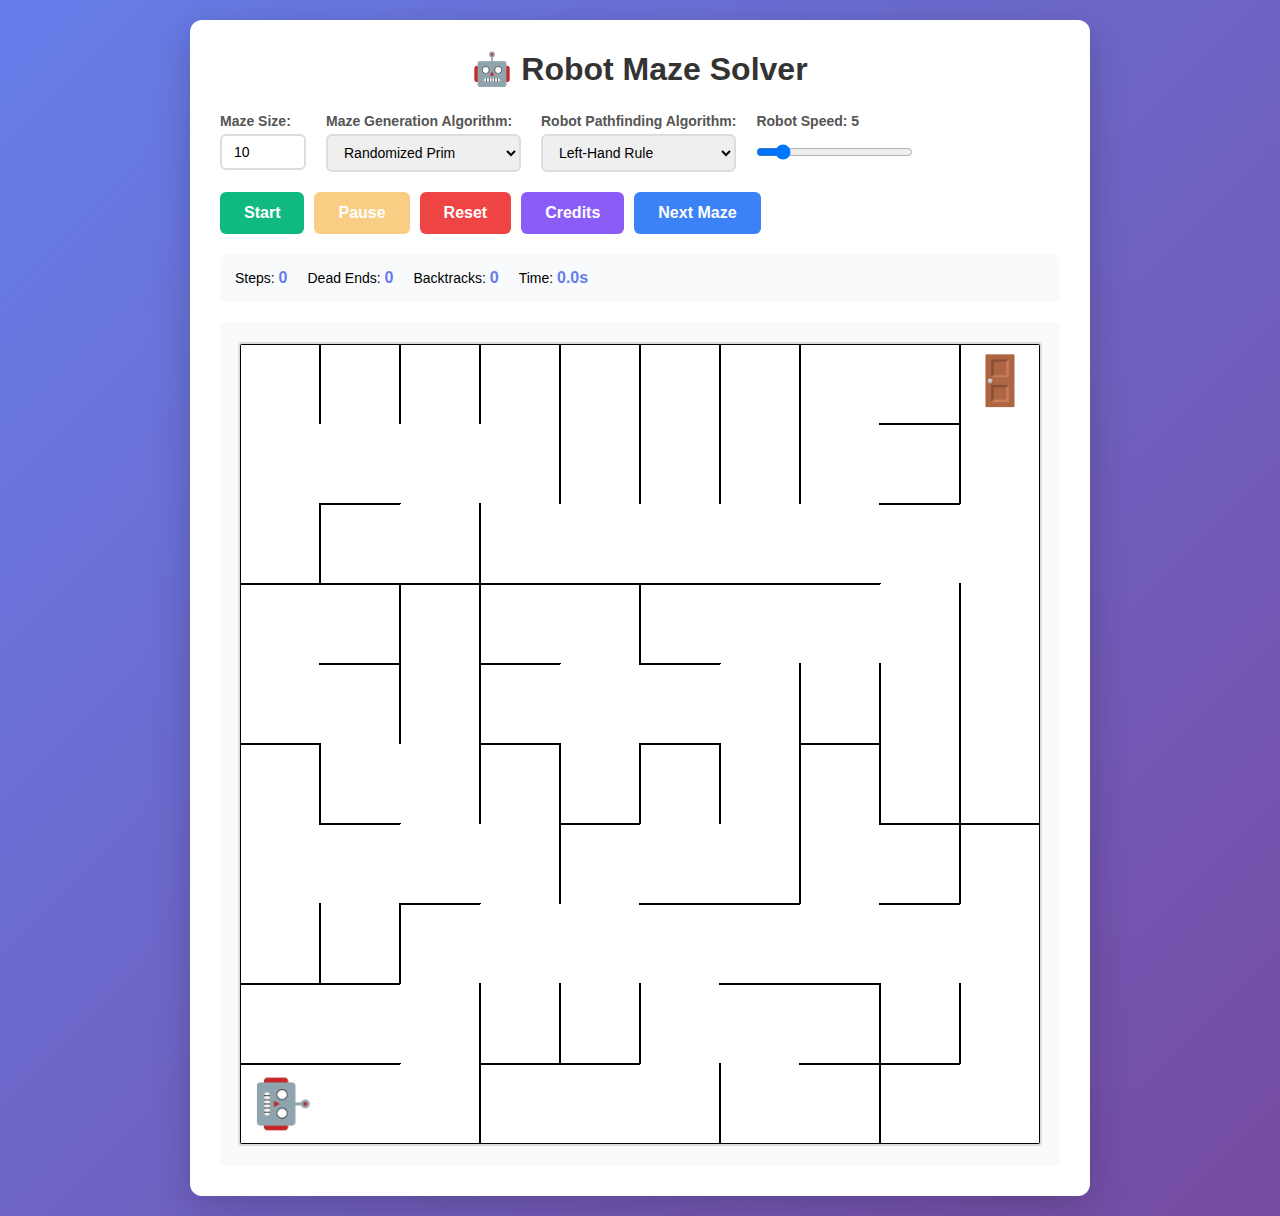
<file: index.html>
<!DOCTYPE html>
<html lang="en">
<head>
    <meta charset="UTF-8">
    <meta name="viewport" content="width=device-width, initial-scale=1.0">
    <title>Robot Maze Solver</title>
    <link rel="stylesheet" href="css/style.css">
</head>
<body>
    <div class="container">
        <h1>🤖 Robot Maze Solver</h1>

        <div class="controls">
            <div class="control-group">
                <label>Maze Size:</label>
                <input type="number" id="maze-size" min="5" max="100" value="10">
            </div>

            <div class="control-group">
                <label>Maze Generation Algorithm:</label>
                <select id="algorithm">
                    <option value="prim" selected>Randomized Prim</option>
                    <option value="backtracking">Recursive Backtracking</option>
                    <option value="kruskal">Kruskal's Algorithm</option>
                </select>
            </div>

            <div class="control-group">
                <label>Robot Pathfinding Algorithm:</label>
                <select id="robot-algorithm">
                    <option value="left" selected>Left-Hand Rule</option>
                    <option value="right">Right-Hand Rule</option>
                    <option value="forward">Forward Preference</option>
                    <option value="random">Random Walk</option>
                </select>
            </div>

            <div class="control-group">
                <label>Robot Speed: <span id="speed-value">5</span></label>
                <input type="range" id="speed" min="1" max="100" value="5">
            </div>
        </div>

        <div class="buttons">
            <button id="start-btn">Start</button>
            <button id="pause-btn" disabled>Pause</button>
            <button id="reset-btn">Reset</button>
            <button id="credits-btn">Credits</button>
            <button id="next-btn" style="display: none;">Next Maze</button>
        </div>

        <div class="statistics">
            <span>Steps: <strong id="stat-steps">0</strong></span>
            <span>Dead Ends: <strong id="stat-deadends">0</strong></span>
            <span>Backtracks: <strong id="stat-backtracks">0</strong></span>
            <span>Time: <strong id="stat-time">0.0s</strong></span>
        </div>

        <div class="canvas-container">
            <canvas id="maze-canvas" width="800" height="800"></canvas>
        </div>

        <div id="victory-message" class="victory hidden">
            <div class="victory-content">
                <div class="emoji">😊</div>
                <h2>Congratulations!</h2>
                <p>The robot found the exit!</p>
            </div>
        </div>

        <div id="credits-modal" class="modal hidden">
            <div class="modal-content">
                <div class="emoji">👨‍💻</div>
                <h2>Credits</h2>
                <p class="credits-author">Made by Max K, 7Y, St Edwards School, 10/2025</p>
                <div class="credits-description">
                    <h3>How This Project Was Made:</h3>
                    <ul>
                        <li>📝 I wrote down all my ideas for the game (how big the maze should be, what the robot should look like, how it should move)</li>
                        <li>🤖 I discussed these ideas to an AI helper called Claude Code</li>
                        <li>📋 Claude helped break my big idea into small, easy steps called Implementation plan</li>
                        <li>✅ We worked through each step one at a time, testing to make sure everything worked</li>
                        <li>🔄 I kept trying the game and telling Claude what to fix until it was the way I wanted it</li>
                        <li>💻 Made in Visual Studio Code (a program for writing code)</li>
                    </ul>
                </div>
            </div>
        </div>
    </div>

    <script src="js/maze.js"></script>
    <script src="js/robot.js"></script>
    <script src="js/renderer.js"></script>
    <script src="js/ui.js"></script>
    <script src="js/main.js"></script>
</body>
</html>
</file>
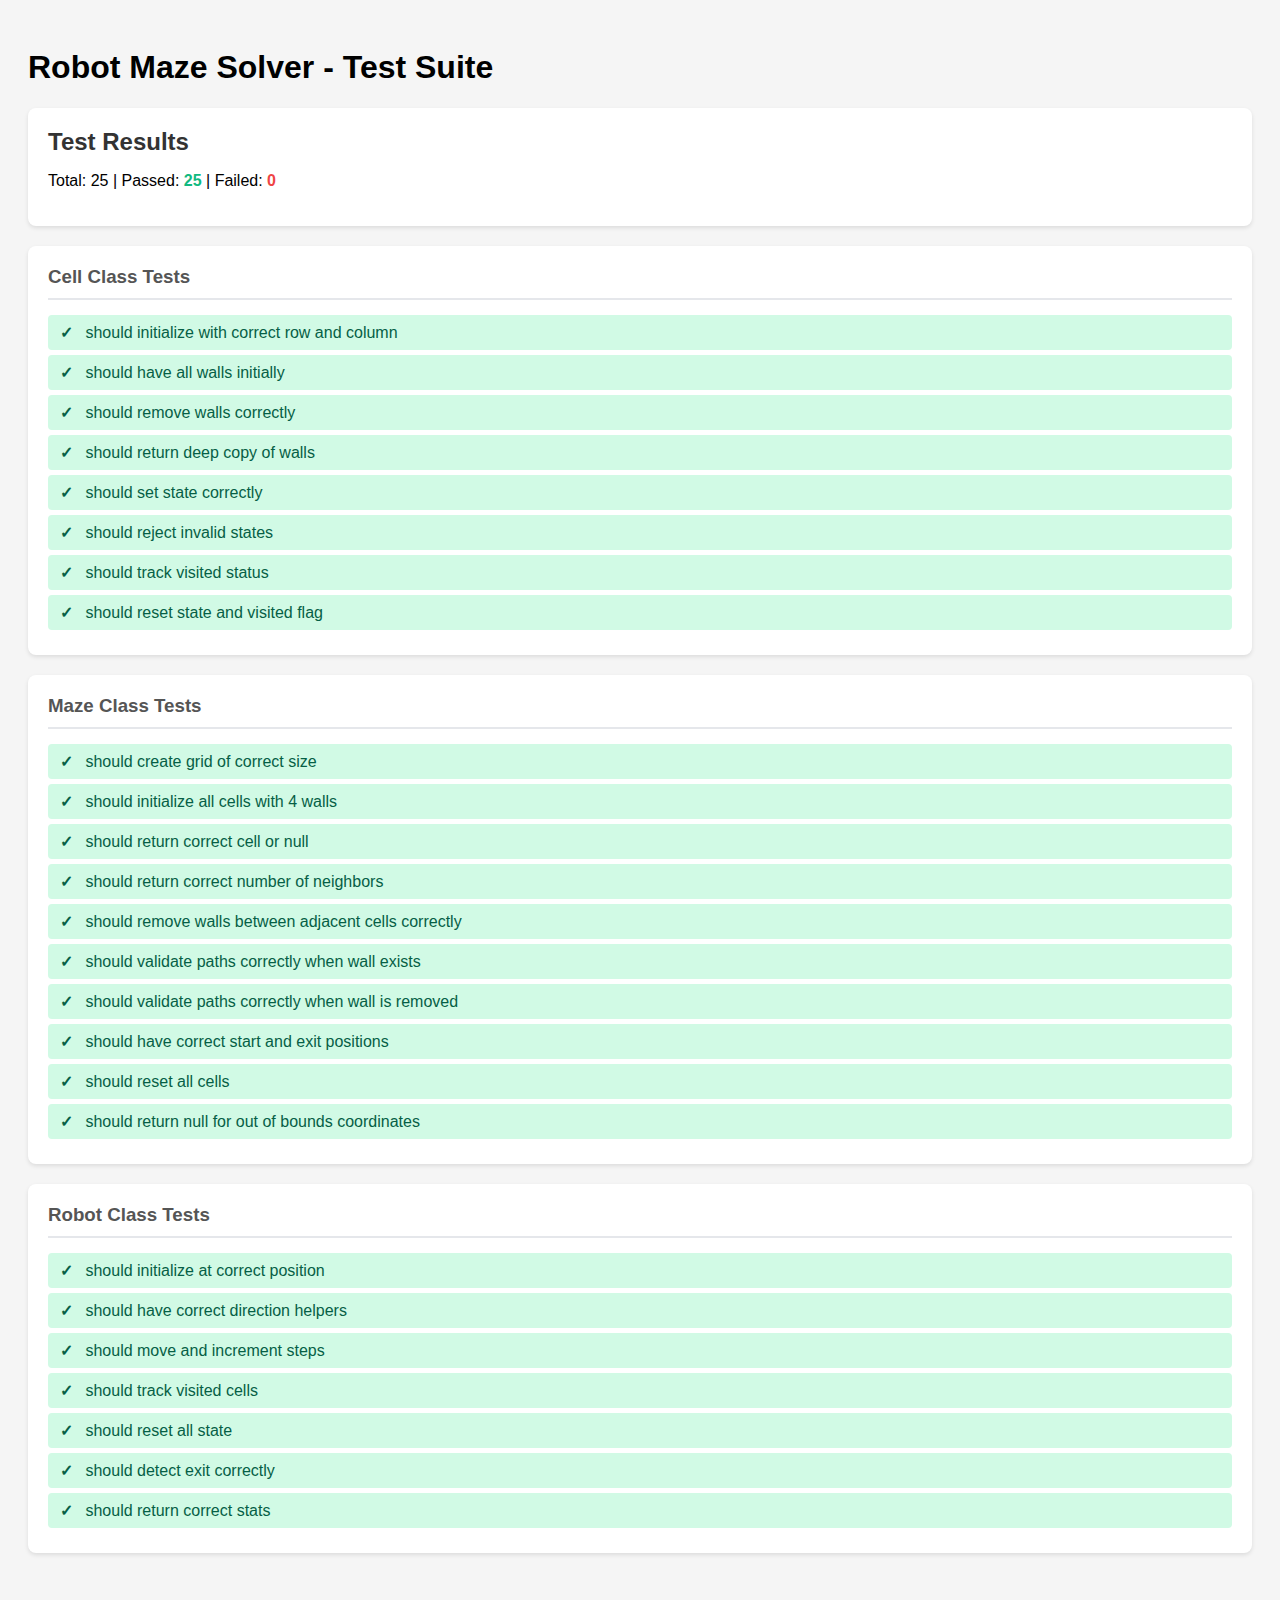
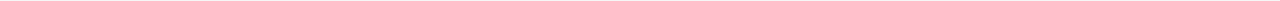
<file: tests/test.html>
<!DOCTYPE html>
<html lang="en">
<head>
    <meta charset="UTF-8">
    <meta name="viewport" content="width=device-width, initial-scale=1.0">
    <title>Robot Maze Solver - Tests</title>
    <style>
        body {
            font-family: 'Segoe UI', Tahoma, Geneva, Verdana, sans-serif;
            padding: 20px;
            background: #f5f5f5;
        }

        .test-summary {
            background: white;
            padding: 20px;
            border-radius: 8px;
            margin-bottom: 20px;
            box-shadow: 0 2px 4px rgba(0,0,0,0.1);
        }

        .test-summary h2 {
            margin: 0 0 10px 0;
            color: #333;
        }

        .test-summary .passed {
            color: #10b981;
            font-weight: bold;
        }

        .test-summary .failed {
            color: #ef4444;
            font-weight: bold;
        }

        .test-suite {
            background: white;
            padding: 20px;
            border-radius: 8px;
            margin-bottom: 20px;
            box-shadow: 0 2px 4px rgba(0,0,0,0.1);
        }

        .test-suite h3 {
            margin: 0 0 15px 0;
            color: #555;
            border-bottom: 2px solid #e5e7eb;
            padding-bottom: 10px;
        }

        .test-case {
            padding: 8px 12px;
            margin: 5px 0;
            border-radius: 4px;
        }

        .test-case.passed {
            background: #d1fae5;
            color: #065f46;
        }

        .test-case.failed {
            background: #fee2e2;
            color: #991b1b;
        }

        .test-case .icon {
            font-weight: bold;
            margin-right: 8px;
        }

        .test-case .error {
            margin-top: 5px;
            padding: 5px 10px;
            background: rgba(0,0,0,0.1);
            border-radius: 3px;
            font-size: 12px;
            font-family: monospace;
        }
    </style>
</head>
<body>
    <h1>Robot Maze Solver - Test Suite</h1>
    <div id="test-output"></div>

    <!-- Load source files -->
    <script src="../js/maze.js"></script>
    <script src="../js/robot.js"></script>
    <script src="../js/renderer.js"></script>
    <script src="../js/ui.js"></script>

    <!-- Load test framework -->
    <script src="test-framework.js"></script>

    <!-- Load test files -->
    <script src="test-cell.js"></script>
    <script src="test-maze.js"></script>
    <script src="test-robot.js"></script>

    <!-- Run tests -->
    <script>
        window.addEventListener('load', () => {
            test.run();
        });
    </script>
</body>
</html>
</file>
<file: css/style.css>
* {
    margin: 0;
    padding: 0;
    box-sizing: border-box;
}

body {
    font-family: 'Segoe UI', Tahoma, Geneva, Verdana, sans-serif;
    background: linear-gradient(135deg, #667eea 0%, #764ba2 100%);
    min-height: 100vh;
    padding: 20px;
}

.container {
    max-width: 900px;
    margin: 0 auto;
    background: white;
    border-radius: 12px;
    padding: 30px;
    box-shadow: 0 10px 40px rgba(0,0,0,0.2);
}

h1 {
    text-align: center;
    color: #333;
    margin-bottom: 25px;
}

.controls {
    display: flex;
    gap: 20px;
    flex-wrap: wrap;
    margin-bottom: 20px;
}

.control-group {
    display: flex;
    flex-direction: column;
    gap: 5px;
}

.control-group label {
    font-size: 14px;
    font-weight: 600;
    color: #555;
}

.control-group input,
.control-group select {
    padding: 8px 12px;
    border: 2px solid #ddd;
    border-radius: 6px;
    font-size: 14px;
}

.control-group input:disabled,
.control-group select:disabled {
    background: #f0f0f0;
    cursor: not-allowed;
    opacity: 0.6;
}

.buttons {
    display: flex;
    gap: 10px;
    margin-bottom: 20px;
}

button {
    padding: 12px 24px;
    font-size: 16px;
    font-weight: 600;
    border: none;
    border-radius: 6px;
    cursor: pointer;
    transition: all 0.3s;
}

#start-btn {
    background: #10b981;
    color: white;
}

#start-btn:hover:not(:disabled) {
    background: #059669;
}

#pause-btn {
    background: #f59e0b;
    color: white;
}

#pause-btn:hover:not(:disabled) {
    background: #d97706;
}

#reset-btn {
    background: #ef4444;
    color: white;
}

#reset-btn:hover:not(:disabled) {
    background: #dc2626;
}

#next-btn {
    background: #3b82f6;
    color: white;
}

#next-btn:hover {
    background: #2563eb;
}

#credits-btn {
    background: #8b5cf6;
    color: white;
}

#credits-btn:hover {
    background: #7c3aed;
}

button:disabled {
    opacity: 0.5;
    cursor: not-allowed;
}

.statistics {
    display: flex;
    gap: 20px;
    padding: 15px;
    background: #f9fafb;
    border-radius: 6px;
    margin-bottom: 20px;
    font-size: 14px;
}

.statistics strong {
    color: #667eea;
    font-size: 16px;
}

.canvas-container {
    display: flex;
    justify-content: center;
    align-items: center;
    background: #f9fafb;
    border-radius: 8px;
    padding: 20px;
}

#maze-canvas {
    border: 2px solid #ddd;
    border-radius: 4px;
}

.victory {
    position: fixed;
    top: 0;
    left: 0;
    width: 100%;
    height: 100%;
    background: rgba(0, 0, 0, 0.8);
    display: flex;
    justify-content: center;
    align-items: center;
    z-index: 1000;
    opacity: 1;
    visibility: visible;
    transition: opacity 0.5s ease-out, visibility 0s linear 0s;
}

.victory.hidden {
    opacity: 0;
    pointer-events: none;
    visibility: hidden;
    transition: opacity 0.5s ease-out, visibility 0s linear 0.5s;
}

.victory.fade-out {
    opacity: 0;
}

.victory-content {
    background: white;
    padding: 40px;
    border-radius: 12px;
    text-align: center;
    animation: victorySlideIn 0.5s ease-out;
}

@keyframes victorySlideIn {
    from {
        transform: scale(0.7) translateY(-50px);
        opacity: 0;
    }
    to {
        transform: scale(1) translateY(0);
        opacity: 1;
    }
}

.victory .emoji {
    font-size: 80px;
    margin-bottom: 20px;
}

.victory h2 {
    color: #10b981;
    margin-bottom: 10px;
}

/* Credits Modal */
.modal {
    position: fixed;
    top: 0;
    left: 0;
    width: 100%;
    height: 100%;
    background: rgba(0, 0, 0, 0.8);
    display: flex;
    justify-content: center;
    align-items: center;
    z-index: 1000;
    opacity: 1;
    visibility: visible;
    transition: opacity 0.5s ease-out, visibility 0s linear 0s;
    cursor: pointer;
}

.modal.hidden {
    opacity: 0;
    pointer-events: none;
    visibility: hidden;
    transition: opacity 0.5s ease-out, visibility 0s linear 0.5s;
}

.modal.fade-out {
    opacity: 0;
}

.modal-content {
    background: white;
    padding: 40px;
    border-radius: 12px;
    text-align: center;
    max-width: 600px;
    max-height: 80vh;
    overflow-y: auto;
    animation: modalSlideIn 0.5s ease-out;
    cursor: default;
}

.modal-content::-webkit-scrollbar {
    width: 8px;
}

.modal-content::-webkit-scrollbar-track {
    background: #f1f1f1;
    border-radius: 4px;
}

.modal-content::-webkit-scrollbar-thumb {
    background: #888;
    border-radius: 4px;
}

.modal-content::-webkit-scrollbar-thumb:hover {
    background: #555;
}

@keyframes modalSlideIn {
    from {
        transform: scale(0.7) translateY(-50px);
        opacity: 0;
    }
    to {
        transform: scale(1) translateY(0);
        opacity: 1;
    }
}

.modal .emoji {
    font-size: 60px;
    margin-bottom: 15px;
}

.modal h2 {
    color: #8b5cf6;
    margin-bottom: 20px;
}

.modal h3 {
    color: #333;
    font-size: 18px;
    margin-bottom: 15px;
    text-align: left;
}

.credits-author {
    font-size: 18px;
    font-weight: 600;
    color: #667eea;
    margin-bottom: 25px;
    padding-bottom: 20px;
    border-bottom: 2px solid #e5e7eb;
}

.credits-description {
    text-align: left;
}

.credits-description ul {
    list-style: none;
    padding: 0;
    margin: 0;
}

.credits-description li {
    padding: 10px 0;
    line-height: 1.6;
    font-size: 14px;
    color: #555;
    border-bottom: 1px solid #f0f0f0;
}

.credits-description li:last-child {
    border-bottom: none;
}

/* Responsive Design */
@media (max-width: 768px) {
    .container {
        padding: 15px;
    }

    .controls {
        flex-direction: column;
    }

    #maze-canvas {
        max-width: 100%;
        height: auto;
    }
}
</file>
